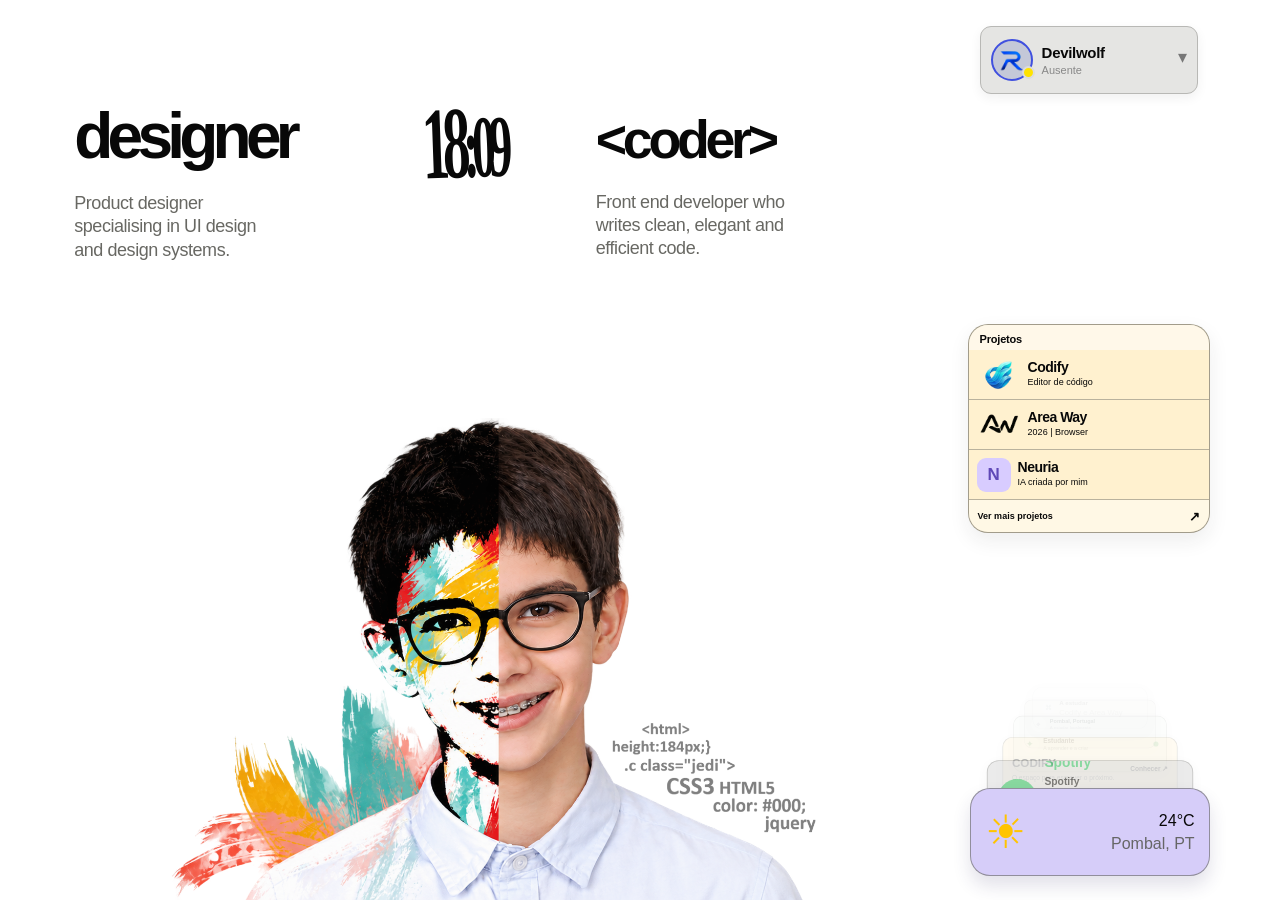
<file: index.html>
<!DOCTYPE html>
<html lang="pt-BR">
<head>
  <meta charset="UTF-8">
  <meta name="viewport" content="width=device-width, initial-scale=1.0">
  <meta name="description" content="Portfólio pessoal de Ian Silva Mota Longo, developer e designer.">
  <title>Ian Longo | Designer & Coder</title>
  <link rel="icon" href="logo_isolated.png" type="image/png">
  <link rel="stylesheet" href="style.css">
</head>
<body>
  <main class="portfolio-shell">
    <header class="site-header">
      <div class="header-spacer" aria-hidden="true"></div>
      <nav class="main-nav" aria-label="Navegação principal">
        <button class="nav-link active" data-view="inicio">Início</button>
        <button class="nav-link" data-view="sobre">Sobre</button>
        <button class="nav-link" data-view="projetos">Projetos</button>
        <button class="nav-link" data-view="contacto">Contato</button>
      </nav>
      <div class="header-tools">
        <div class="profile-widget">
          <button id="profile-status-btn" class="profile-top" type="button" aria-expanded="false" aria-controls="profile-popup">
            <span class="avatar"><img src="logo_isolated.png" alt="Ian Longo"></span>
            <span class="profile-name"><strong>Devilwolf</strong><small id="profile-status">Ausente</small></span>
            <span class="profile-chevron">▾</span>
          </button>
        </div>
        <button id="lang-toggle-btn" class="tool-button" type="button" aria-label="Mudar idioma"><span class="lang-label">PT</span> <span aria-hidden="true">⌄</span></button>
        <button id="audio-toggle-btn" class="sound-button" type="button" aria-label="Alternar som"><span></span><span></span><span></span><span></span></button>
      </div>
      <div id="profile-popup" class="profile-popup" hidden>
        <div class="popup-cover"></div>
        <div class="popup-body">
          <div class="popup-avatar"><img src="logo_isolated.png" alt="Devil Wolf"></div>
          <h2>Devil Wolf</h2>
          <p class="popup-handle">devilwolf.dev <span>☻</span></p>
          <div class="popup-badges"><span>☺</span><span>⌨ CODE</span><span>◆</span><span>✦</span></div>
          <p class="popup-note">O meu editor de código <strong>"Codify"</strong> 😏<br><a href="https://codify-welcome.netlify.app/" target="_blank" rel="noopener noreferrer">https://codify-welcome.netlify.app/</a></p>
          <button class="popup-action" type="button"><span>●</span> Disponível <b>›</b></button>
          <button class="popup-action" type="button"><span>◉</span> Mudar de conta <b>›</b></button>
        </div>
      </div>
    </header>

    <section id="view-inicio" class="view active" aria-label="Apresentação">
      <div class="intro-grid">
        <div class="intro-copy">
          <h1><span>desi</span>gner</h1>
          <p class="bio" id="text-desc">Product designer specialising in UI design and design systems.</p>
          <div class="social-row" aria-label="Redes sociais">
            <a href="https://github.com/ian-longo" target="_blank" rel="noopener noreferrer">GitHub</a>
            <a href="https://linkedin.com/in/ian-longo" target="_blank" rel="noopener noreferrer">LinkedIn</a>
            <a href="mailto:ian.longo@example.com">Email</a>
          </div>
        </div>
        <time class="time-mark" id="live-clock" aria-live="off" aria-label="Hora local"><span>19</span><small>:56</small></time>
        <div class="coder-copy">
          <h2>&lt;<span>coder</span>&gt;</h2>
          <p class="bio">Front end developer who writes clean, elegant and efficient code.</p>
        </div>
      </div>

      <div class="portrait-stage">
        <div class="paint-stroke stroke-one"></div>
        <div class="paint-stroke stroke-two"></div>
        <div class="portrait-image"><img src="portrait-code.png" alt="Retrato de Ian Longo"></div>
      </div>

      <aside class="project-widget">
        <h2 class="project-widget-title">Projetos</h2>
        <a href="#projetos" data-view="projetos"><img src="codify-logo.png" alt="Codify"><span><b>Codify</b><small>Editor de código</small></span></a>
        <a href="#projetos" data-view="projetos"><img src="area-way-logo.png" alt="Area Way"><span><b>Area Way</b><small>2026 | Browser</small></span></a>
        <a href="#projetos" data-view="projetos"><span class="neuria-mark">N</span><span><b>Neuria</b><small>IA criada por mim</small></span></a>
        <a class="project-widget-more" href="#projetos" data-view="projetos">Ver mais projetos <span>↗</span></a>
      </aside>
      <aside class="utility-slot" aria-label="Informações úteis">
        <button class="utility-panel utility-panel-weather is-active" type="button" data-utility="weather" aria-label="Tempo atual">
          <span class="sun-icon" aria-hidden="true">☀</span>
          <div class="weather-copy"><strong>24°C</strong><small>Pombal, PT</small></div>
        </button>
        <section class="utility-panel utility-panel-spotify" data-utility="spotify" aria-label="Spotify">
          <span class="spotify-mark" aria-hidden="true"><i></i></span>
          <span class="music-copy"><b>Spotify</b><span id="spotify-track">Spotify desligado</span><button id="spotify-login" class="spotify-login" type="button">Ligar conta</button><small id="spotify-progress">Liga para mostrar o que estás a ouvir</small></span>
          <span class="music-controls">
            <button class="music-control" data-track-action="previous" type="button" aria-label="Faixa anterior">◀</button>
            <button class="music-control music-play" data-track-action="toggle" type="button" aria-label="Pausar">Ⅱ</button>
            <button class="music-control" data-track-action="next" type="button" aria-label="Próxima faixa">▶</button>
          </span>
        </section>
        <a class="utility-panel utility-panel-ad" data-utility="advertisement" href="https://codify-welcome.netlify.app/" target="_blank" rel="noopener noreferrer" aria-label="Conhecer o Codify">
          <span><strong>CODIFY</strong><small>O espaço para escrever o próximo.</small></span><b>Conhecer ↗</b>
        </a>
        <section class="utility-panel utility-panel-availability" data-utility="availability" aria-label="Estado de estudante">
          <span class="utility-symbol">✦</span><span><strong>Estudante</strong><small>A aprender e a criar</small></span><i class="availability-dot"></i>
        </section>
        <section class="utility-panel utility-panel-location" data-utility="location" aria-label="Localização">
          <span class="utility-symbol">⌖</span><span><strong>Pombal, Portugal</strong><small>A estudar localmente</small></span>
        </section>
        <section class="utility-panel utility-panel-work" data-utility="work" aria-label="O que estou a estudar">
          <span class="utility-symbol">⌘</span><span><strong>A estudar</strong><small>Codify e Area Way</small></span>
        </section>
      </aside>
    </section>

    <section id="view-sobre" class="view content-view"><div class="content-panel"><p class="eyebrow">about me</p><h2>Design com intenção.<br><em>Código com cuidado.</em></h2><p>Sou Ian, um developer e designer que transforma ideias em produtos digitais úteis, claros e memoráveis. Trabalho entre interfaces, sistemas visuais e experiências web.</p><button class="back-button" data-view="inicio">← Voltar</button></div></section>
    <section id="view-projetos" class="view content-view"><div class="content-panel"><p class="eyebrow">selected work</p><h2>Projetos que <em>ganharam forma.</em></h2><div class="project-list"><a href="https://codify-welcome.netlify.app/" target="_blank" rel="noopener noreferrer"><b>Codify</b><span>Editor de código focado em fluxo</span><strong>↗</strong></a><a href="#inicio" data-view="inicio"><b>Neuria OS</b><span>Portfólio interativo e sistema visual</span><strong>↗</strong></a><a href="#inicio" data-view="inicio"><b>Area Way</b><span>Uma nova maneira de navegar</span><strong>↗</strong></a></div><button class="back-button" data-view="inicio">← Voltar</button></div></section>
    <section id="view-contacto" class="view content-view"><div class="content-panel"><p class="eyebrow">let's talk</p><h2>Tem uma ideia?<br><em>Vamos construir.</em></h2><a class="contact-link" href="mailto:ian.longo@example.com">ian.longo@example.com ↗</a><button class="back-button" data-view="inicio">← Voltar</button></div></section>
  </main>
  <script src="app.js"></script>
</body>
</html>
</file>
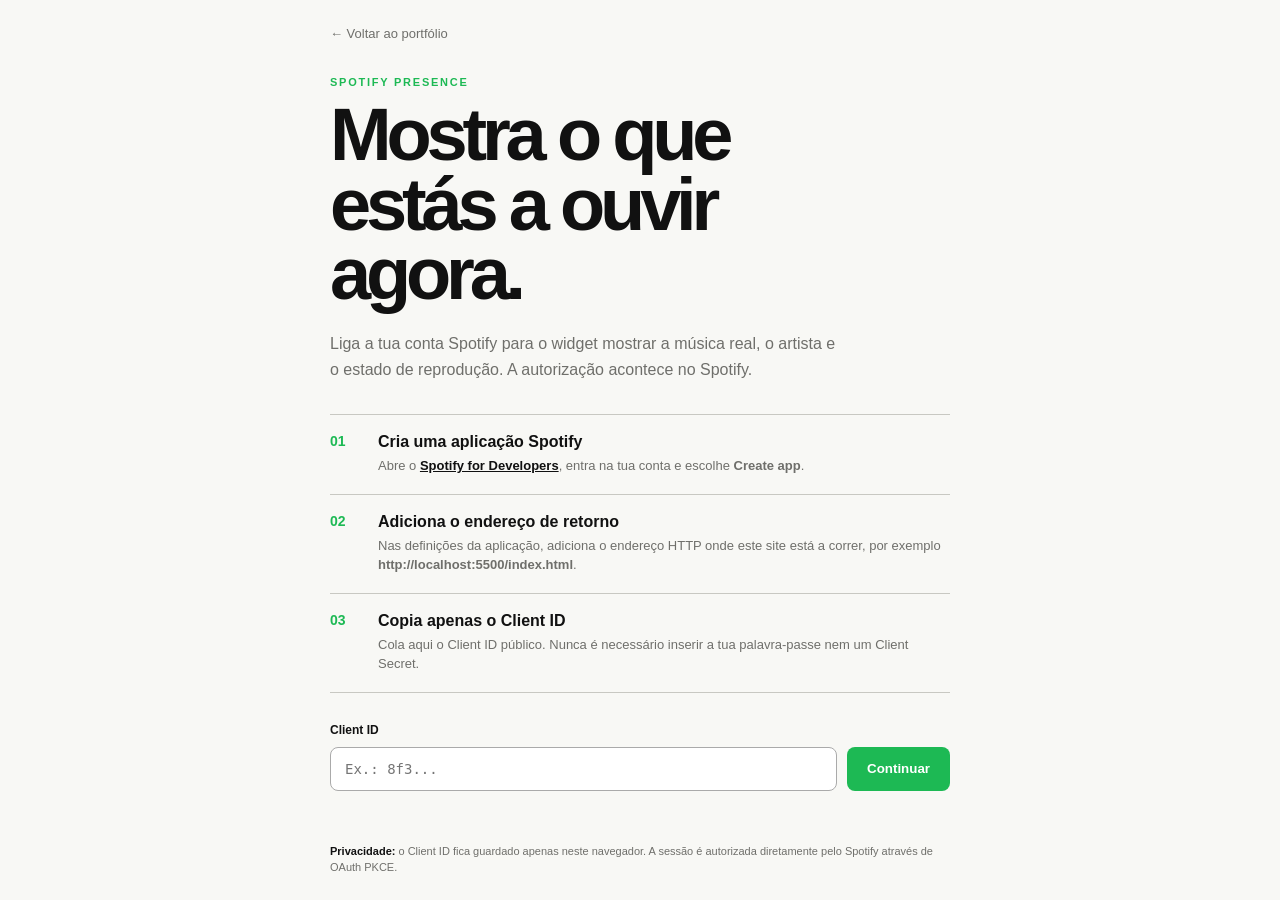
<file: spotify-setup.html>
<!DOCTYPE html>
<html lang="pt-BR">
<head>
  <meta charset="UTF-8">
  <meta name="viewport" content="width=device-width, initial-scale=1.0">
  <title>Ligar Spotify | Ian Longo</title>
  <style>
    :root { --paper:#f8f8f5; --ink:#111; --muted:#6f6f6b; --line:#c8c8c2; --green:#1db954; }
    * { box-sizing:border-box; }
    body { min-height:100vh; margin:0; display:grid; place-items:center; padding:24px; background:var(--paper); color:var(--ink); font-family:Arial,sans-serif; }
    main { width:min(620px,100%); }
    .back { display:inline-block; margin-bottom:35px; color:var(--muted); font-size:13px; text-decoration:none; }
    .back:hover { color:var(--ink); }
    .eyebrow { margin:0 0 12px; color:var(--green); font-size:11px; font-weight:700; letter-spacing:.16em; text-transform:uppercase; }
    h1 { max-width:540px; margin:0; font-size:clamp(40px,7vw,74px); line-height:.94; letter-spacing:-.07em; }
    .lead { max-width:510px; margin:22px 0 32px; color:var(--muted); font-size:16px; line-height:1.6; }
    .steps { display:grid; gap:0; margin-bottom:30px; border-top:1px solid var(--line); }
    .step { display:grid; grid-template-columns:34px 1fr; gap:14px; padding:18px 0; border-bottom:1px solid var(--line); }
    .number { color:var(--green); font-size:14px; font-weight:700; }.step h2 { margin:0 0 5px; font-size:16px; }.step p { margin:0; color:var(--muted); font-size:13px; line-height:1.5; }.step a { color:var(--ink); font-weight:700; }
    form { display:grid; gap:10px; }.label { font-size:12px; font-weight:700; }.input-row { display:flex; gap:10px; }.input-row input { min-width:0; flex:1; border:1px solid #aaa; border-radius:8px; padding:13px 14px; background:#fff; color:var(--ink); font:14px monospace; outline:none; }.input-row input:focus { border-color:var(--green); box-shadow:0 0 0 3px rgba(29,185,84,.14); }.input-row button { border:0; border-radius:8px; padding:0 20px; background:var(--green); color:#fff; font-weight:700; cursor:pointer; }.input-row button:hover { background:#168c40; }
    .note { margin:12px 0 0; color:var(--muted); font-size:11px; line-height:1.5; }.note strong { color:var(--ink); }
    #setup-error { min-height:18px; margin:12px 0 0; color:#b3261e; font-size:12px; }
    @media (max-width:520px) { .input-row { display:grid; }.input-row button { min-height:44px; } }
  </style>
</head>
<body>
  <main>
    <a class="back" href="index.html">← Voltar ao portfólio</a>
    <p class="eyebrow">Spotify presence</p>
    <h1>Mostra o que estás a ouvir agora.</h1>
    <p class="lead">Liga a tua conta Spotify para o widget mostrar a música real, o artista e o estado de reprodução. A autorização acontece no Spotify.</p>

    <section class="steps" aria-label="Como configurar">
      <article class="step"><span class="number">01</span><div><h2>Cria uma aplicação Spotify</h2><p>Abre o <a href="https://developer.spotify.com/dashboard" target="_blank" rel="noopener noreferrer">Spotify for Developers</a>, entra na tua conta e escolhe <strong>Create app</strong>.</p></div></article>
      <article class="step"><span class="number">02</span><div><h2>Adiciona o endereço de retorno</h2><p>Nas definições da aplicação, adiciona o endereço HTTP onde este site está a correr, por exemplo <strong>http://localhost:5500/index.html</strong>.</p></div></article>
      <article class="step"><span class="number">03</span><div><h2>Copia apenas o Client ID</h2><p>Cola aqui o Client ID público. Nunca é necessário inserir a tua palavra-passe nem um Client Secret.</p></div></article>
    </section>

    <form id="spotify-setup-form">
      <label class="label" for="spotify-client-id">Client ID</label>
      <div class="input-row"><input id="spotify-client-id" name="clientId" autocomplete="off" placeholder="Ex.: 8f3..." required><button type="submit">Continuar</button></div>
      <p id="setup-error" role="alert"></p>
    </form>
    <p class="note"><strong>Privacidade:</strong> o Client ID fica guardado apenas neste navegador. A sessão é autorizada diretamente pelo Spotify através de OAuth PKCE.</p>
  </main>
  <script>
    const form = document.getElementById('spotify-setup-form');
    const input = document.getElementById('spotify-client-id');
    const error = document.getElementById('setup-error');
    const saved = localStorage.getItem('spotify_client_id');
    if (saved) input.value = saved;
    form.addEventListener('submit', event => {
      event.preventDefault();
      const clientId = input.value.trim();
      if (!/^[a-zA-Z0-9]{20,}$/.test(clientId)) {
        error.textContent = 'Verifica se colaste um Client ID válido.';
        return;
      }
      localStorage.setItem('spotify_client_id', clientId);
      window.location.href = 'index.html?spotify-connect=1';
    });
  </script>
</body>
</html>
</file>
<file: style.css>
@font-face{font-family:Cifra;src:url('CifraHacker-Regular.ttf')}@import url('https://fonts.googleapis.com/css2?family=Archivo+Black&family=DM+Sans:wght@400;500;600;700&display=swap');
:root{--paper:#fff;--ink:#080808;--muted:#777774;--line:#8d8d8a;--status:#dcdcdc;--butter:#fff1cf;--sky:#c8f2ff;--lavender:#d6cdf9;--green:#1db954}*{box-sizing:border-box;margin:0;padding:0}html,body{min-height:100%;background:var(--paper);color:var(--ink);font-family:'DM Sans',sans-serif}body{overflow-x:hidden}button,a{font:inherit;color:inherit}button{border:0;background:transparent;cursor:pointer}a{text-decoration:none}.portfolio-shell{position:relative;min-height:100vh;overflow:hidden;padding:26px clamp(36px,5.8vw,118px) 0}.site-header{position:static;height:0;z-index:10}.header-spacer,.main-nav,#lang-toggle-btn,#audio-toggle-btn{display:none}.header-tools{position:absolute;right:clamp(36px,3.5vw,72px);top:26px;z-index:15}.header-tools .profile-widget{width:280px;border:2px solid var(--line);background:var(--status)}.profile-top{width:100%;min-height:106px;display:flex;align-items:center;gap:17px;padding:13px 25px;text-align:left}.avatar{width:74px;height:74px;flex:0 0 74px;display:grid;place-items:center;position:relative;border:4px solid #4050df;border-radius:50%;background:#9da2c5}.avatar::after{content:'';position:absolute;width:17px;height:17px;right:-7px;bottom:0;border:2px solid var(--status);border-radius:50%;background:#ffe300}.avatar img{width:45px;height:45px;object-fit:contain}.profile-name{display:grid;gap:9px;flex:1}.profile-name strong{font-size:25px;letter-spacing:-1.2px}.profile-name small{color:#888;font-size:19px;font-weight:700}.profile-chevron{color:#777;font-size:48px;line-height:.5;transform:translateY(-3px)}
.profile-popup{position:absolute;top:143px;right:clamp(36px,3.5vw,72px);width:340px;overflow:hidden;z-index:30;border:1px solid rgba(255,255,255,.2);border-radius:14px;background:linear-gradient(145deg,#263b78,#18223f 58%,#292f4b);color:#eef2ff;box-shadow:0 20px 45px rgba(20,26,56,.3)}.profile-popup[hidden]{display:none}.popup-cover{height:80px;background:linear-gradient(135deg,#304d9a,#202d5f)}.popup-body{padding:0 18px 16px}.popup-avatar{width:72px;height:72px;margin-top:-35px;display:grid;place-items:center;border:3px solid #6172e9;border-radius:50%;background:#263564}.popup-avatar img{width:52px;height:52px;object-fit:contain}.popup-body h2{margin-top:8px;font-size:22px}.popup-handle{margin-top:2px;color:#b4c2ec;font-size:12px}.popup-handle span{color:#f1a9b5}.popup-badges{display:flex;gap:5px;margin:12px 0 18px}.popup-badges span{padding:4px 7px;border-radius:5px;background:rgba(130,166,255,.24);color:#dbe7ff;font-size:10px}.popup-note{padding:12px 0;border-top:1px solid rgba(255,255,255,.12);border-bottom:1px solid rgba(255,255,255,.12);color:#bac8ed;font-size:12px;line-height:1.6}.popup-note strong{color:#fff}.popup-note a{color:#96c7ff}.popup-action{width:100%;display:flex;gap:10px;align-items:center;padding:13px 4px;border-bottom:1px solid rgba(255,255,255,.1);color:#dbe4ff;text-align:left;font-size:13px}.popup-action span{color:#45c28a}.popup-action b{margin-left:auto;font-size:20px;font-weight:400;color:#99a8d5}
.view{display:none}.view.active{display:block}.intro-grid{position:relative;z-index:2;display:grid;grid-template-columns:1fr 1fr 1fr;gap:clamp(24px,5vw,100px);padding-top:80px}.intro-copy h1,.coder-copy h2{font-family:'Archivo Black',sans-serif;font-size:clamp(56px,4.05vw,82px);line-height:.96;letter-spacing:-.09em;white-space:nowrap}.intro-copy h1{transform:scaleX(.9);transform-origin:left center}.coder-copy{padding-top:8px}.coder-copy h2{font-size:clamp(48px,3.8vw,76px);letter-spacing:-.08em}.bio{width:225px;margin-top:25px;color:#686863;font-size:18px;line-height:1.28;letter-spacing:-.45px}.social-row{display:none}.time-mark{justify-self:center;margin-top:-14px;font-family:Cifra,Georgia,serif;font-size:clamp(112px,10.8vw,218px);font-weight:400;letter-spacing:-.105em;line-height:.73;white-space:nowrap}.time-mark small{font:inherit;font-size:.9em;letter-spacing:-.13em}
.portrait-stage{position:relative;z-index:1;width:min(990px,66vw);height:clamp(440px,59.5vh,700px);margin:24px auto 0}.portrait-image{position:absolute;inset:0;display:flex;justify-content:center;align-items:flex-end}.portrait-image img{width:100%;height:100%;object-fit:contain;object-position:center bottom}.portrait-half,.paint-stroke{display:none}.code-note{position:absolute;right:1%;bottom:17%;z-index:3;color:#898986;font-size:20px;font-weight:700;line-height:1.04;text-align:center}.code-note strong{font-size:24px}.project-widget,.weather-widget,.music-widget{position:absolute;z-index:5;border:2px solid var(--line)}.project-widget{top:41.5%;right:clamp(36px,5.5vw,112px);width:330px;background:var(--butter)}.project-widget a{display:flex;align-items:center;gap:13px;height:93px;padding:7px 13px;border-bottom:2px solid var(--line)}.project-widget a:first-child{background:var(--sky)}.project-widget a:last-child{border-bottom:0}.project-widget img{width:84px;height:65px;object-fit:contain}.project-widget span{display:grid;gap:6px}.project-widget b{font-size:29px;line-height:.8;letter-spacing:-1.4px}.project-widget small{font-size:17px;letter-spacing:-.4px}.weather-widget{right:clamp(36px,5vw,102px);bottom:123px;width:282px;height:54px;padding:5px 14px;display:flex;align-items:center;justify-content:space-between;background:var(--lavender)}.sun-icon{font-size:46px;color:#ffc400;line-height:.8}.weather-copy{display:contents}.weather-widget strong{font-size:20px;font-weight:500}.weather-widget small{display:none}.music-widget{right:clamp(36px,3.5vw,72px);bottom:24px;width:360px;min-height:112px;display:flex;align-items:center;gap:16px;padding:16px 20px;background:#d9d9d9}.spotify-mark{position:relative;width:64px;height:64px;flex:0 0 64px;border-radius:50%;background:var(--green)}.spotify-mark::before,.spotify-mark::after,.spotify-mark i{content:'';position:absolute;left:17px;width:31px;height:8px;border-top:4px solid #fff;border-radius:50%;transform:rotate(-10deg)}.spotify-mark::before{top:17px}.spotify-mark i{top:28px;left:20px;width:26px}.spotify-mark::after{top:39px;left:23px;width:21px}.music-copy{display:grid;flex:1;gap:7px}.music-widget b{color:var(--green);font-size:21px;line-height:1}.music-widget span{font-size:21px;font-weight:700}.music-widget em{font-style:normal;color:#888;font-weight:400}.music-controls{display:flex;align-items:center;gap:10px}.music-widget button{color:#aaa;font-size:28px;line-height:1}.music-widget button:hover{color:#333}
.content-view{min-height:70vh;place-items:center}.content-view.active{display:grid}.content-panel{width:min(700px,100%);padding:110px 20px 80px}.eyebrow{color:#777;font-size:11px;letter-spacing:.12em;text-transform:uppercase;margin-bottom:12px}.content-panel h2{font-family:'Archivo Black',sans-serif;font-size:clamp(44px,7vw,86px);line-height:.93;letter-spacing:-.08em;margin-bottom:28px}.content-panel h2 em{font-style:normal;color:#ef3d4c}.content-panel>p:not(.eyebrow){max-width:500px;color:#666;font-size:16px;line-height:1.7}.back-button{margin-top:38px;font-size:13px;text-decoration:underline;text-underline-offset:5px}.project-list{margin-top:20px;border-top:1px solid var(--line)}.project-list a{display:grid;grid-template-columns:1fr 2fr auto;gap:15px;padding:17px 0;border-bottom:1px solid var(--line);font-size:15px}.project-list span{color:#777;font-size:13px}.contact-link{display:inline-block;margin-top:15px;font-size:18px;text-decoration:underline;text-underline-offset:6px}
@media(max-width:1100px){.portfolio-shell{padding-inline:38px}.intro-grid{gap:28px}.bio{width:190px;font-size:15px}.project-widget{width:250px;right:30px}.project-widget a{height:74px}.project-widget b{font-size:22px}.project-widget small{font-size:13px}.project-widget img{width:67px;height:54px}.portrait-stage{width:78vw}.weather-widget{right:32px}.music-widget{right:22px;width:320px;min-height:90px}.profile-name strong{font-size:20px}.profile-name small{font-size:15px}.header-tools .profile-widget{width:245px}.profile-top{min-height:90px;padding:9px 16px}.avatar{width:60px;height:60px;flex-basis:60px}.avatar img{width:36px;height:36px}}
@media(max-width:760px){.portfolio-shell{padding:20px 22px 30px;overflow:visible}.header-tools{top:18px;right:22px}.header-tools .profile-widget{width:50px;border-radius:50%}.profile-top{min-height:50px;padding:3px;border:0}.avatar{width:44px;height:44px;flex-basis:44px;border-width:2px}.avatar img{width:29px;height:29px}.avatar::after{width:11px;height:11px;right:-3px}.profile-name,.profile-chevron{display:none}.profile-popup{top:78px;right:22px;width:min(340px,calc(100vw - 44px))}.intro-grid{grid-template-columns:1fr 1fr;gap:20px;padding-top:40px}.intro-copy{grid-column:1/-1}.intro-copy h1{font-size:60px}.time-mark{grid-column:1;grid-row:2;justify-self:start;font-size:94px;margin-top:5px}.coder-copy{grid-column:2;grid-row:2;align-self:end;padding:0 0 9px}.coder-copy h2{font-size:43px}.bio{margin-top:14px;font-size:14px;width:170px}.portrait-stage{width:100%;height:410px;margin-top:18px}.code-note{right:0;bottom:14%;font-size:13px}.code-note strong{font-size:15px}.project-widget,.weather-widget,.music-widget{position:relative;top:auto;right:auto;bottom:auto;margin-left:auto}.project-widget{width:min(310px,100%);margin-top:-18px}.weather-widget{margin-top:20px;width:230px}.music-widget{margin-top:12px;width:min(340px,100%);min-height:86px}.music-widget b,.music-widget span{font-size:17px}.spotify-mark{width:52px;height:52px;flex-basis:52px}.spotify-mark::before{top:13px;left:12px}.spotify-mark i{top:23px;left:15px}.spotify-mark::after{top:33px;left:18px}}
@media(max-width:420px){.intro-grid{padding-top:22px}.intro-copy h1{font-size:52px}.time-mark{font-size:74px}.coder-copy h2{font-size:35px}.portrait-stage{height:330px}.project-widget a{height:67px}.project-widget b{font-size:20px}.project-widget small{font-size:12px}}

/* Layered rotating utility system: the weather peeks out from behind the foreground player. */
.time-mark{font-family:'Segoe Print','Bradley Hand','Comic Sans MS',cursive;font-size:clamp(106px,10.1vw,204px);font-weight:700;letter-spacing:-.13em;transform:rotate(-2deg) scaleX(.91)}.time-mark small{font-size:.86em;letter-spacing:-.15em}
.project-widget{width:280px}.project-widget a{height:80px;padding:6px 10px;gap:10px}.project-widget img{width:68px;height:54px}.project-widget b{font-size:24px}.project-widget small{font-size:14px}
/* Compact rotating utility system */
.utility-slot{position:absolute;right:clamp(36px,3.5vw,72px);bottom:24px;z-index:5;width:415px;height:110px}.weather-underlay{position:absolute;z-index:0;top:-51px;right:30px;width:350px;height:65px;display:flex;align-items:center;justify-content:space-between;padding:6px 16px;border:2px solid var(--line);background:var(--lavender)}.weather-underlay .sun-icon{font-size:54px;color:#ffc400;line-height:.8}.weather-underlay strong{font-size:20px;font-weight:500}.utility-panel{position:absolute;z-index:1;inset:0;display:flex;opacity:0;visibility:hidden;transform:translateY(7px);pointer-events:none;transition:opacity .38s ease,transform .38s ease,visibility 0s linear .38s;border:2px solid var(--line)}.utility-panel.is-active{opacity:1;visibility:visible;transform:translateY(0);pointer-events:auto;transition-delay:0s}.utility-slot .music-widget{right:auto;bottom:auto;width:auto;min-height:0;align-items:center;gap:17px;padding:16px 20px;background:#d9d9d9}.utility-slot .spotify-mark{width:64px;height:64px;flex-basis:64px}.utility-slot .spotify-mark::before,.utility-slot .spotify-mark::after,.utility-slot .spotify-mark i{left:17px;width:31px;height:8px;border-top-width:4px}.utility-slot .spotify-mark::before{top:17px}.utility-slot .spotify-mark i{top:28px;left:20px;width:26px}.utility-slot .spotify-mark::after{top:39px;left:23px;width:21px}.utility-slot .music-copy{gap:6px;min-width:0}.utility-slot .music-widget b{font-size:22px}.utility-slot .music-widget span{font-size:17px;line-height:1.2}.utility-slot .music-widget small{display:block;color:#747474;font-size:13px;white-space:nowrap;overflow:hidden;text-overflow:ellipsis}.music-idle{color:#50504e;font-weight:500!important}.utility-slot .weather-widget{right:auto;bottom:auto;width:auto;height:auto;align-items:center;justify-content:space-between;padding:16px 22px;background:var(--lavender)}.utility-slot .sun-icon{font-size:66px}.utility-slot .weather-copy{display:grid;text-align:right;gap:5px}.utility-slot .weather-widget strong{font-size:28px;font-weight:600}.utility-slot .weather-widget small{display:block;font-size:14px}.ad-widget{align-items:center;justify-content:space-between;gap:18px;padding:16px 20px;background:var(--butter)}.ad-widget p{display:grid;gap:7px}.ad-widget strong{font-family:'Archivo Black',sans-serif;font-size:26px;letter-spacing:-.08em}.ad-widget span{font-size:14px;color:#5e5c55}.ad-widget a{padding-bottom:2px;border-bottom:1px solid var(--ink);font-size:13px;font-weight:700;white-space:nowrap}
@media(max-width:1100px){.utility-slot{right:22px;width:350px;height:96px}.weather-underlay{top:-44px;right:22px;width:300px;height:56px}.weather-underlay .sun-icon{font-size:46px}.utility-slot .music-widget{padding:13px 16px}.utility-slot .spotify-mark{width:55px;height:55px;flex-basis:55px}.utility-slot .spotify-mark::before{top:14px;left:14px}.utility-slot .spotify-mark i{top:24px;left:17px}.utility-slot .spotify-mark::after{top:34px;left:20px}.utility-slot .music-widget b{font-size:19px}.utility-slot .music-widget span{font-size:15px}}
@media(max-width:760px){.utility-slot{position:relative;right:auto;bottom:auto;margin:18px 0 0 auto;width:min(340px,100%);height:90px}.weather-underlay{display:none}.utility-slot .music-widget,.utility-slot .weather-widget{position:absolute;margin:0}.project-widget{width:min(310px,100%)}}
@media(prefers-reduced-motion:reduce){.utility-panel{transition:none}}

/* Each cycling state owns the same foreground frame; never allow abspos shrink-to-fit. */
.utility-slot .utility-panel{inset:0;width:100%;height:100%}

@media(max-width:420px){.intro-grid{grid-template-columns:1fr;gap:14px}.time-mark,.coder-copy{grid-column:1;grid-row:auto;justify-self:start}.coder-copy{align-self:auto;padding:0}.coder-copy .bio{width:min(220px,100%)}}

/* Three rotating utility cards: weather, Spotify, then advertisement. */
.utility-slot { width: 280px; height: 112px; right: clamp(36px, 3.5vw, 72px); bottom: 24px; }
.utility-slot .utility-panel { inset: auto; display: flex; position: absolute; width: 280px; height: 112px; align-items: center; border: 2px solid var(--line); opacity: 0; visibility: hidden; pointer-events: none; transform-origin: bottom right; transition: transform .55s cubic-bezier(.22,.8,.28,1), opacity .55s ease, box-shadow .55s ease, visibility 0s linear .55s; }
.utility-slot .utility-panel.is-active { z-index: 3; opacity: 1; visibility: visible; pointer-events: auto; transform: translate(0, 0) scale(1); box-shadow: 0 10px 18px rgba(50,40,100,.14); transition-delay: 0s; }
.utility-slot .utility-panel.is-next { z-index: 2; opacity: .85; visibility: visible; transform: translate(0, -43px) scale(.86); pointer-events: none; transition-delay: 0s; }
.utility-slot .utility-panel.is-last { z-index: 1; opacity: .62; visibility: visible; transform: translate(0, -76px) scale(.73); pointer-events: none; transition-delay: 0s; }
.utility-panel-weather { padding: 16px 22px; justify-content: space-between; background: var(--lavender); color: var(--ink); }
.utility-panel-weather .sun-icon { font-size: 66px; }.utility-panel-weather .weather-copy { display: grid; gap: 5px; text-align: right; }.utility-panel-weather strong { font-size: 20px; font-weight: 500; }.utility-panel-weather small { color: #666; font: 10px var(--font-mono); }
.utility-panel-spotify { gap: 16px; padding: 16px 20px; background: #d9d9d9; color: var(--ink); }.utility-panel-spotify .spotify-mark { width: 64px; height: 64px; flex: 0 0 64px; }.utility-panel-spotify .music-copy { display: grid; gap: 6px; flex: 1; }.utility-panel-spotify b { color: var(--green); font-size: 21px; }.utility-panel-spotify .music-copy span { font-size: 17px; font-weight: 600; }.utility-panel-spotify em { color: #777; font-style: normal; font-weight: 400; }.music-controls { color: #aaa; font-size: 17px; white-space: nowrap; }
.utility-panel-ad { justify-content: space-between; gap: 16px; padding: 16px 20px; background: var(--butter); color: var(--ink); }.utility-panel-ad span { display: grid; gap: 6px; }.utility-panel-ad strong { font-size: 22px; }.utility-panel-ad small { color: #686863; font-size: 12px; }.utility-panel-ad > b { font-size: 12px; white-space: nowrap; }
@media(max-width:1100px) { .utility-slot { width: 250px; height: 96px; }.utility-slot .utility-panel { width: 250px; height: 96px; }.utility-panel-spotify .spotify-mark { width: 54px; height: 54px; flex-basis: 54px; }.utility-panel-weather .sun-icon { font-size: 52px; } }
@media(max-width:760px) { .utility-slot { position: relative; right: auto; bottom: auto; width: min(340px,100%); height: 96px; margin: 18px 0 0 auto; }.utility-slot .utility-panel { width: 100%; }.utility-slot .utility-panel.is-next { transform: translate(0,-35px) scale(.86); }.utility-slot .utility-panel.is-last { transform: translate(0,-61px) scale(.73); } }

/* Keep status, projects and rotating utilities on one right-hand column. */
@media(min-width:761px) {
	.intro-grid { width: calc(100% - 350px); grid-template-columns: minmax(0, 1fr) 190px minmax(0, 1fr); gap: 32px; }
	.intro-copy h1 { max-width: 280px; font-size: clamp(58px, 5vw, 76px); transform: none; }
	.time-mark { justify-self: center; width: 190px; max-width: 190px; margin: 0; font-size: clamp(100px, 8vw, 150px); transform: none; text-align: center; }
	.coder-copy { width: 220px; padding-left: 0; transform: none; }
/* Two-card weather carousel: the front card is larger and the rear card recedes. */
.utility-slot { width: 290px; height: 92px; right: clamp(36px, 3.5vw, 72px); bottom: 24px; }
	.portrait-stage { position: absolute; top: 250px; bottom: 0; left: clamp(36px, 5.8vw, 118px); width: calc(100% - 350px - clamp(36px, 5.8vw, 118px)); height: auto; min-height: 0; max-width: none; margin: 0; overflow: visible; }
	.portrait-image { position: absolute; inset: 0; z-index: 1; overflow: hidden; }
	.portrait-image img { width: auto; height: 120%; max-width: 100%; object-fit: contain; object-position: center bottom; }
.weather-card { position: absolute; display: flex; align-items: center; gap: 14px; border: 2px solid var(--line); background: var(--lavender); color: var(--ink); text-align: left; cursor: pointer; transform-origin: bottom right; transition: transform .55s cubic-bezier(.22, .8, .28, 1), opacity .55s ease, box-shadow .55s ease; }
.weather-card .sun-icon { flex: 0 0 auto; color: #ffc400; line-height: .8; }
.weather-card strong { font-size: 20px; font-weight: 500; white-space: nowrap; }
.weather-card .weather-copy { display: grid; gap: 5px; }
.weather-card small { color: #666; font: 10px var(--font-mono); white-space: nowrap; }
.weather-card-front { z-index: 2; inset: 0; width: 290px; height: 92px; padding: 15px 20px; opacity: 1; transform: translate(0, 0) scale(1); box-shadow: 0 10px 18px rgba(50, 40, 100, .12); }
.weather-card-front .sun-icon { font-size: 58px; }
.weather-card-back { z-index: 1; top: -38px; right: 22px; width: 245px; height: 58px; padding: 7px 15px; opacity: .92; transform: translate(0, 0) scale(.92); box-shadow: none; }
.weather-card-back .sun-icon { font-size: 38px; }
.weather-card-back strong { font-size: 16px; }
.weather-card-back .weather-copy { display: none; }

@media(max-width:1100px) {
	.utility-slot { right: 22px; width: 250px; height: 80px; }
	.weather-card-front { width: 250px; height: 80px; padding: 11px 15px; }
	.weather-card-back { width: 215px; height: 51px; top: -33px; }
}
@media(max-width:760px) {
	.utility-slot { position: relative; right: auto; bottom: auto; width: min(290px, 100%); height: 92px; margin: 18px 0 0 auto; }
	.weather-card-front { width: 100%; }
}

/* Final utility alignment override. */
.utility-slot { width: 280px; height: 112px; right: clamp(36px, 5.5vw, 112px); }
.utility-slot .utility-panel { display: flex; top: 0; right: 0; left: auto; bottom: auto; width: 280px; height: 112px; transform-origin: center center; }
.utility-slot .utility-panel.is-active { opacity: 1; visibility: visible; pointer-events: auto; transform: translate(0, 0) scale(1); }
.utility-slot .utility-panel.is-next { opacity: .85; visibility: visible; transform: translate(0, -43px) scale(.86); pointer-events: none; }
.utility-slot .utility-panel.is-last { opacity: .62; visibility: visible; transform: translate(0, -76px) scale(.73); pointer-events: none; }

/* Reserve the right rail so the introduction never collides with its widgets. */
@media(min-width:761px) {
	.intro-grid { width: calc(100% - 330px); grid-template-columns: minmax(0, 1.15fr) minmax(125px, .8fr) minmax(0, 1fr); gap: clamp(14px, 2vw, 34px); }
	.intro-copy h1, .coder-copy h2 { max-width: 100%; }
	.intro-copy h1 { transform: scaleX(.82); }
	.coder-copy { min-width: 0; }
	.coder-copy .bio, .intro-copy .bio { width: min(215px, 100%); }
	.portrait-stage { width: min(850px, calc(100% - 330px)); margin-left: 0; margin-right: auto; }
}

@media(min-width:761px) and (max-width:1100px) {
	.intro-grid { grid-template-columns: 180px 96px 180px; justify-content: space-between; gap: 0; }
	.intro-copy h1 { max-width: 180px; font-size: 42px; transform: none; white-space: nowrap; }
	.time-mark { width: 96px; margin: 0; font-size: 68px; transform: scaleX(.62); transform-origin: center center; text-align: center; }
	.coder-copy { padding-left: 16px; margin-left: 28px; }
	.coder-copy h2 { font-size: 34px; }
	.portrait-stage { position: absolute; top: 250px; bottom: 0; left: 38px; width: calc(100% - 330px - 38px); height: auto; min-height: 0; margin: 0; overflow: visible; }
	.portrait-image { overflow: hidden; }
	.portrait-image img { width: auto; height: 120%; max-width: 100%; object-fit: contain; object-position: center bottom; }
}

@media(min-width:1101px) {
	.intro-grid { width: calc(100% - 350px); grid-template-columns: 260px 190px 260px; justify-content: space-between; gap: 0; }
	.intro-copy h1 { max-width: 260px; font-size: clamp(58px, 5vw, 76px); transform: none; }
	.time-mark { justify-self: center; max-width: 190px; font-size: clamp(100px, 8vw, 150px); transform: rotate(-2deg) scaleX(.54); }
	.coder-copy { width: 260px; padding-left: 0; transform: none; }
	.coder-copy h2 { font-size: clamp(48px, 4.2vw, 66px); }
	.coder-copy .bio { width: 210px; }
	.portrait-stage { position: absolute; top: 250px; bottom: 0; left: clamp(36px, 5.8vw, 118px); width: calc(100% - 350px - clamp(36px, 5.8vw, 118px)); height: auto; min-height: 0; max-width: none; margin: 0; }
	.portrait-image { width: 100%; height: 100%; }
	.portrait-image img { width: 100%; height: 100%; object-fit: contain; object-position: center bottom; }
}
@media(max-width:1100px) { .utility-slot, .utility-slot .utility-panel { width: 250px; } .utility-slot { height: 96px; } .utility-slot .utility-panel { height: 96px; } }
@media(max-width:760px) { .utility-slot { width: min(280px,100%); height: 96px; right: auto; } .utility-slot .utility-panel { width: 100%; height: 96px; } }

/* Extra utility states in the same five-item cycle. */
.utility-slot .utility-panel.is-fourth { z-index: 0; opacity: .46; visibility: visible; transform: translate(0, -98px) scale(.64); pointer-events: none; }
.utility-slot .utility-panel.is-fifth { z-index: 0; opacity: .3; visibility: visible; transform: translate(0, -117px) scale(.55); pointer-events: none; }
.utility-panel-availability, .utility-panel-location { gap: 10px; padding: 14px 18px; color: var(--ink); }
.utility-panel-availability { background: #edf8ef; }.utility-panel-location { background: #eceae5; }
.utility-symbol { display: grid; place-items: center; width: 34px; height: 34px; flex: 0 0 34px; border-radius: 50%; background: rgba(255,255,255,.7); color: #3b8f58; font-size: 19px; }
.utility-panel-location .utility-symbol { color: #777; }.utility-panel-availability > span:nth-child(2), .utility-panel-location > span:nth-child(2) { display: grid; gap: 3px; }.utility-panel-availability strong, .utility-panel-location strong { font-size: 13px; font-weight: 600; }.utility-panel-availability small, .utility-panel-location small { color: #777; font: 10px var(--font-mono); }.availability-dot { width: 8px; height: 8px; margin-left: auto; border-radius: 50%; background: #36ad62; }
@media(max-width:760px) { .utility-slot .utility-panel.is-fourth { transform: translate(0,-78px) scale(.64); }.utility-slot .utility-panel.is-fifth { transform: translate(0,-94px) scale(.55); } }

@media(min-width:761px) {
	.portrait-stage { overflow: visible; }
	.portrait-image { overflow: visible; }
	.portrait-image img { width: 100%; height: 100%; max-width: 100%; object-fit: contain; object-position: center bottom; }
}
}

/* Softer status card */
.header-tools .profile-widget { border: 1px solid #aaa; border-radius: 14px; background: #e2e2e0; box-shadow: 0 7px 18px rgba(0,0,0,.08); overflow: hidden; }
.header-tools .profile-top { min-height: 92px; padding: 10px 16px; border-radius: 14px; }
.header-tools .avatar { width: 62px; height: 62px; flex-basis: 62px; border-width: 3px; }
.header-tools .avatar img { width: 38px; height: 38px; }
.header-tools .avatar::after { width: 14px; height: 14px; right: -6px; border-width: 2px; }
.header-tools .profile-name { gap: 5px; }
.header-tools .profile-name strong { font-size: 21px; }
.header-tools .profile-name small { font-size: 15px; }
.header-tools .profile-chevron { font-size: 30px; }

/* Final refinement for the compact status widget. */
.header-tools .profile-widget { width: 250px; border: 1px solid #b8b8b5; border-radius: 10px; background: #e5e5e3; box-shadow: 0 4px 12px rgba(0,0,0,.06); }
.header-tools .profile-top { min-height: 78px; gap: 12px; padding: 8px 12px; border-radius: 10px; }
.header-tools .avatar { width: 50px; height: 50px; flex-basis: 50px; border-width: 2px; background: #c4c8d8; }
.header-tools .avatar img { width: 31px; height: 31px; }
.header-tools .avatar::after { width: 11px; height: 11px; right: -5px; bottom: 0; }
.header-tools .profile-name { gap: 3px; }
.header-tools .profile-name strong { font-size: 17px; font-weight: 600; letter-spacing: -.3px; }
.header-tools .profile-name small { font-size: 12px; font-weight: 500; }
.header-tools .profile-chevron { font-size: 22px; }

.utility-panel-spotify { cursor: default; }
.utility-panel-spotify .music-copy { min-width: 0; }
.utility-panel-spotify .music-copy small { display: block; margin-top: 3px; color: #777; font-size: 10px; font-weight: 400; }
.music-controls { display: flex; align-items: center; gap: 7px; }
.music-control { display: grid; place-items: center; width: 25px; height: 25px; color: #999; font-size: 12px; }
.music-control:hover { color: #222; }
.music-play { color: #777; font-size: 14px; }

/* Softer widget language */
.project-widget { border: 1px solid rgba(100,100,96,.6); border-radius: 16px; overflow: hidden; box-shadow: 0 8px 20px rgba(40,40,35,.08); }
.project-widget { z-index: 10; }
.project-widget a { border-bottom: 1px solid rgba(100,100,96,.45); }
.project-widget-title { padding: 12px 14px 8px; background: rgba(255,255,255,.55); font-size: 13px; font-weight: 600; letter-spacing: -.2px; }
.project-widget a { min-height: 68px; }
.project-widget .neuria-mark { width: 48px; height: 48px; display: grid; place-items: center; flex: 0 0 48px; border-radius: 14px; background: #d8ccff; color: #5f48b7; font-size: 25px; font-weight: 700; }
.project-widget-more { justify-content: space-between; min-height: 42px !important; padding: 10px 14px !important; background: rgba(255,255,255,.45); font-size: 11px; font-weight: 600; }
.project-widget-more span { font-size: 16px; }

/* Compact project rail so it never covers the rotating widgets. */
.project-widget { width: 250px; border-radius: 14px; }
.project-widget-title { padding: 8px 12px 5px; font-size: 11px; }
.project-widget a { min-height: 52px; height: 52px; gap: 8px; padding: 4px 9px; }
.project-widget img { width: 48px; height: 38px; }
.project-widget .neuria-mark { width: 36px; height: 36px; flex-basis: 36px; border-radius: 10px; font-size: 18px; }
.project-widget span { gap: 3px; }.project-widget b { font-size: 15px; letter-spacing: -.5px; }.project-widget small { font-size: 9px; letter-spacing: 0; }
.project-widget-more { min-height: 34px !important; height: 34px !important; padding: 7px 10px !important; font-size: 9px; }.project-widget-more span { font-size: 13px; }

@media(min-width:761px) { .project-widget { top: 36%; } }

/* Compact the complete right rail. */
@media(min-width:761px) {
	.header-tools { right: calc(clamp(36px, 5.5vw, 112px) + 12px); }
	.header-tools .profile-widget { width: 218px; border-radius: 11px; }
	.header-tools .profile-top { min-height: 66px; gap: 9px; padding: 7px 10px; }
	.header-tools .avatar { width: 42px; height: 42px; flex-basis: 42px; }
	.header-tools .avatar img { width: 26px; height: 26px; }
	.header-tools .avatar::after { width: 9px; height: 9px; right: -4px; }
	.header-tools .profile-name strong { font-size: 15px; }
	.header-tools .profile-name small { font-size: 11px; }
	.header-tools .profile-chevron { font-size: 18px; }
	.project-widget { width: 242px; border-radius: 14px; }
	.project-widget-title { padding: 8px 11px 5px; font-size: 11px; }
	.project-widget a { height: 50px; min-height: 50px; padding: 4px 8px; gap: 7px; }
	.project-widget img { width: 44px; height: 34px; }
	.project-widget .neuria-mark { width: 34px; height: 34px; flex-basis: 34px; border-radius: 9px; font-size: 17px; }
	.project-widget b { font-size: 14px; }.project-widget small { font-size: 9px; }
	.project-widget-more { height: 32px !important; min-height: 32px !important; padding: 6px 9px !important; font-size: 9px; }
	.utility-slot { width: 240px; height: 88px; }
	.utility-slot .utility-panel { width: 240px; height: 88px; border-radius: 14px; }
	.utility-panel-weather { padding: 10px 14px; }.utility-panel-weather .sun-icon { font-size: 46px; }.utility-panel-weather strong { font-size: 16px; }
	.utility-panel-spotify { gap: 9px; padding: 10px 12px; }.utility-panel-spotify .spotify-mark { width: 45px; height: 45px; flex-basis: 45px; }.utility-panel-spotify b { font-size: 16px; }.utility-panel-spotify .music-copy span { font-size: 12px; }.utility-panel-spotify .music-copy small { font-size: 8px; }.music-controls { gap: 3px; font-size: 12px; }
	.utility-panel-ad { gap: 8px; padding: 10px 12px; }.utility-panel-ad strong { font-size: 16px; }.utility-panel-ad small { font-size: 9px; }.utility-panel-ad > b { font-size: 9px; }
	.utility-panel-availability, .utility-panel-location, .utility-panel-work { gap: 7px; padding: 10px 12px; }.utility-symbol { width: 27px; height: 27px; flex-basis: 27px; font-size: 14px; }.utility-panel-availability strong, .utility-panel-location strong, .utility-panel-work strong { font-size: 10px; }.utility-panel-availability small, .utility-panel-location small, .utility-panel-work small { font-size: 8px; }
}
.utility-slot .utility-panel { border: 1px solid rgba(100,100,96,.6); border-radius: 16px; overflow: hidden; box-shadow: 0 8px 20px rgba(40,40,35,.08); }
.utility-slot .utility-panel.is-next, .utility-slot .utility-panel.is-last, .utility-slot .utility-panel.is-fourth, .utility-slot .utility-panel.is-fifth { border-radius: 14px; box-shadow: 0 4px 12px rgba(40,40,35,.05); }
.utility-panel-weather, .utility-panel-spotify, .utility-panel-ad, .utility-panel-availability, .utility-panel-location { border-radius: 16px; }

/* Keep the rotating stack calm instead of showing a hard pile of rectangles. */
.project-widget { border-radius: 20px; }
.utility-slot .utility-panel { border-radius: 20px; }
.utility-slot .utility-panel.is-next { opacity: .52; transform: translate(0, -34px) scale(.86); }
.utility-slot .utility-panel.is-last { opacity: .26; transform: translate(0, -63px) scale(.73); }
.utility-slot .utility-panel.is-fourth { opacity: .14; transform: translate(0, -88px) scale(.64); }
.utility-slot .utility-panel.is-fifth { opacity: .08; transform: translate(0, -108px) scale(.55); }
.utility-slot .utility-panel.is-sixth { z-index: 0; opacity: .04; visibility: visible; transform: translate(0, -124px) scale(.48); pointer-events: none; }
.utility-panel-work { gap: 10px; padding: 14px 18px; background: #e9f0f7; color: var(--ink); }
.utility-panel-work .utility-symbol { color: #42627d; }
.utility-panel-work > span:nth-child(2) { display: grid; gap: 3px; }.utility-panel-work strong { font-size: 13px; font-weight: 600; }.utility-panel-work small { color: #777; font: 10px var(--font-mono); }
.spotify-login { display: block; margin-top: 4px; color: #168b43; font-size: 11px; font-weight: 600; text-align: left; text-decoration: underline; text-underline-offset: 3px; }
.spotify-login:hover { color: #0c5d2d; }
</file>
